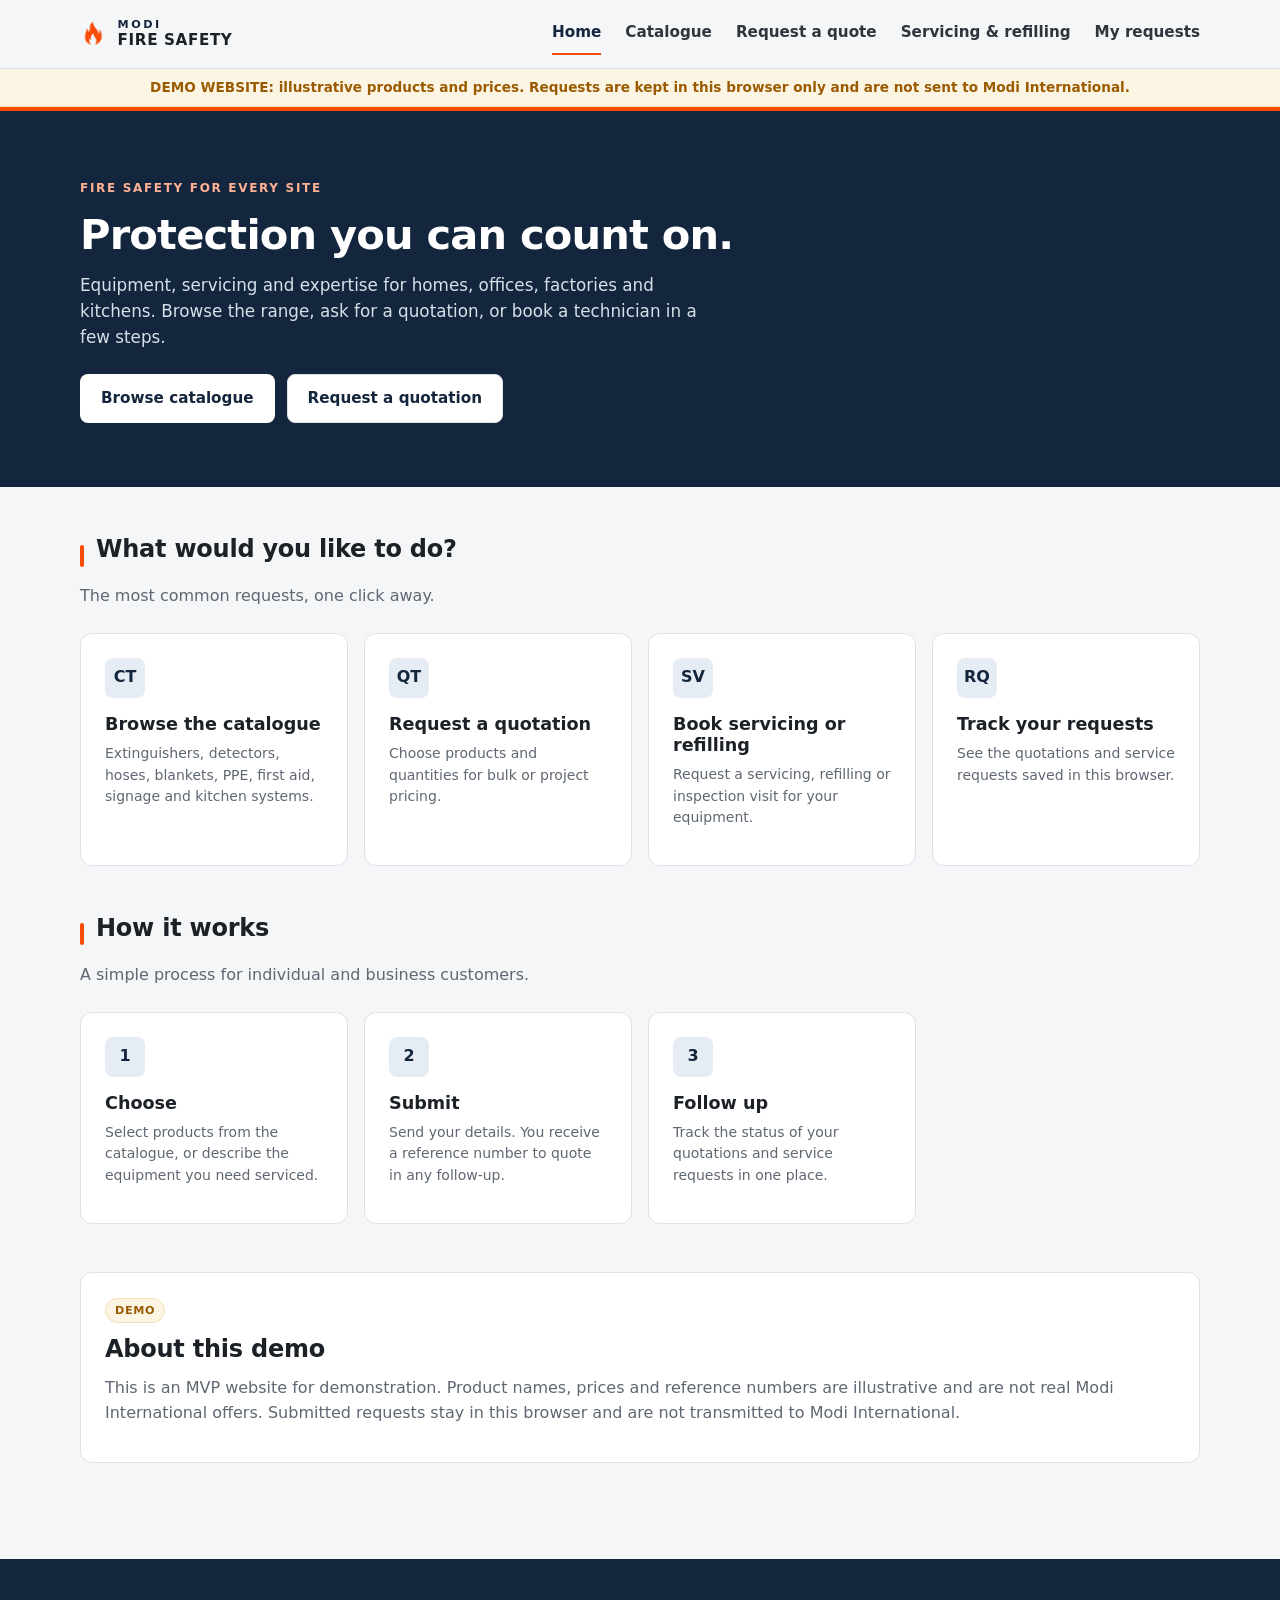
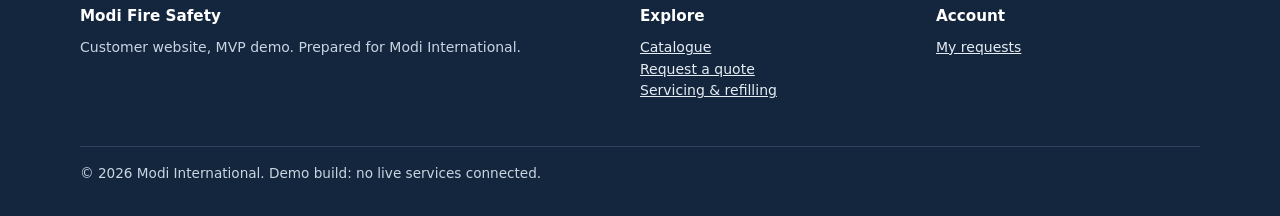
<file: website/index.html>
<!doctype html>
<html lang="en">
<head>
  <meta charset="utf-8">
  <meta name="viewport" content="width=device-width, initial-scale=1">
  <title>Modi Fire Safety — Customer website (demo)</title>
  <meta name="description" content="Browse fire safety products, request quotations and book servicing. Demo website.">
  <link rel="icon" href="assets/img/flame_logo.png">
  <link rel="stylesheet" href="assets/css/site.css">
</head>
<body>
  <a class="skip-link" href="#main">Skip to content</a>
  <header class="site-header">
    <div class="container">
      <a class="brand" href="index.html">
        <img src="assets/img/flame_logo.png" alt="" width="26" height="36">
        <span class="brand-text"><span class="top">MODI</span><span class="bottom">FIRE SAFETY</span></span>
      </a>
      <button class="nav-toggle" type="button" aria-expanded="false" aria-controls="site-nav">Menu</button>
      <nav class="nav" id="site-nav" aria-label="Main">
        <a href="index.html" aria-current="page">Home</a>
        <a href="catalogue.html">Catalogue</a>
        <a href="quote.html">Request a quote <span class="quote-count" data-quote-count hidden>0</span></a>
        <a href="services.html">Servicing &amp; refilling</a>
        <a href="requests.html">My requests</a>
      </nav>
    </div>
  </header>
  <div class="demo-bar">DEMO WEBSITE: illustrative products and prices. Requests are kept in this browser only and are not sent to Modi International.</div>

  <main id="main">
    <section class="hero">
      <div class="container">
        <span class="eyebrow">Fire safety for every site</span>
        <h1>Protection you can count on.</h1>
        <p>Equipment, servicing and expertise for homes, offices, factories and kitchens. Browse the range, ask for a quotation, or book a technician in a few steps.</p>
        <div class="actions">
          <a class="btn btn-light" href="catalogue.html">Browse catalogue</a>
          <a class="btn btn-secondary" href="quote.html">Request a quotation</a>
        </div>
      </div>
    </section>

    <section class="block" aria-labelledby="actions-title">
      <div class="container">
        <div class="section-head"><span class="bar" aria-hidden="true"></span><h2 id="actions-title">What would you like to do?</h2></div>
        <p class="section-sub">The most common requests, one click away.</p>
        <div class="grid">
          <a class="card link" href="catalogue.html">
            <div class="icon" aria-hidden="true">CT</div>
            <h3>Browse the catalogue</h3>
            <p class="muted small">Extinguishers, detectors, hoses, blankets, PPE, first aid, signage and kitchen systems.</p>
          </a>
          <a class="card link" href="quote.html">
            <div class="icon" aria-hidden="true">QT</div>
            <h3>Request a quotation</h3>
            <p class="muted small">Choose products and quantities for bulk or project pricing.</p>
          </a>
          <a class="card link" href="services.html">
            <div class="icon" aria-hidden="true">SV</div>
            <h3>Book servicing or refilling</h3>
            <p class="muted small">Request a servicing, refilling or inspection visit for your equipment.</p>
          </a>
          <a class="card link" href="requests.html">
            <div class="icon" aria-hidden="true">RQ</div>
            <h3>Track your requests</h3>
            <p class="muted small">See the quotations and service requests saved in this browser.</p>
          </a>
        </div>
      </div>
    </section>

    <section class="block" aria-labelledby="how-title" style="padding-top:0">
      <div class="container">
        <div class="section-head"><span class="bar" aria-hidden="true"></span><h2 id="how-title">How it works</h2></div>
        <p class="section-sub">A simple process for individual and business customers.</p>
        <div class="grid">
          <div class="card"><div class="icon" aria-hidden="true">1</div><h3>Choose</h3><p class="muted small">Select products from the catalogue, or describe the equipment you need serviced.</p></div>
          <div class="card"><div class="icon" aria-hidden="true">2</div><h3>Submit</h3><p class="muted small">Send your details. You receive a reference number to quote in any follow-up.</p></div>
          <div class="card"><div class="icon" aria-hidden="true">3</div><h3>Follow up</h3><p class="muted small">Track the status of your quotations and service requests in one place.</p></div>
        </div>
      </div>
    </section>

    <section class="block" style="padding-top:0" aria-labelledby="notice-title">
      <div class="container">
        <div class="panel">
          <span class="badge warn">Demo</span>
          <h2 id="notice-title" style="margin-top:var(--space-3)">About this demo</h2>
          <p class="muted">This is an MVP website for demonstration. Product names, prices and reference numbers are illustrative and are not real Modi International offers. Submitted requests stay in this browser and are not transmitted to Modi International.</p>
        </div>
      </div>
    </section>
  </main>

  <footer class="site-footer">
    <div class="container">
      <div class="footer-grid">
        <div>
          <h3>Modi Fire Safety</h3>
          <p class="small">Customer website, MVP demo. Prepared for Modi International.</p>
        </div>
        <div>
          <h3>Explore</h3>
          <p class="small"><a href="catalogue.html">Catalogue</a><br><a href="quote.html">Request a quote</a><br><a href="services.html">Servicing &amp; refilling</a></p>
        </div>
        <div>
          <h3>Account</h3>
          <p class="small"><a href="requests.html">My requests</a></p>
        </div>
      </div>
      <div class="footer-bottom">&copy; 2026 Modi International. Demo build: no live services connected.</div>
    </div>
  </footer>
  <script src="assets/js/app.js"></script>
</body>
</html>
</file>
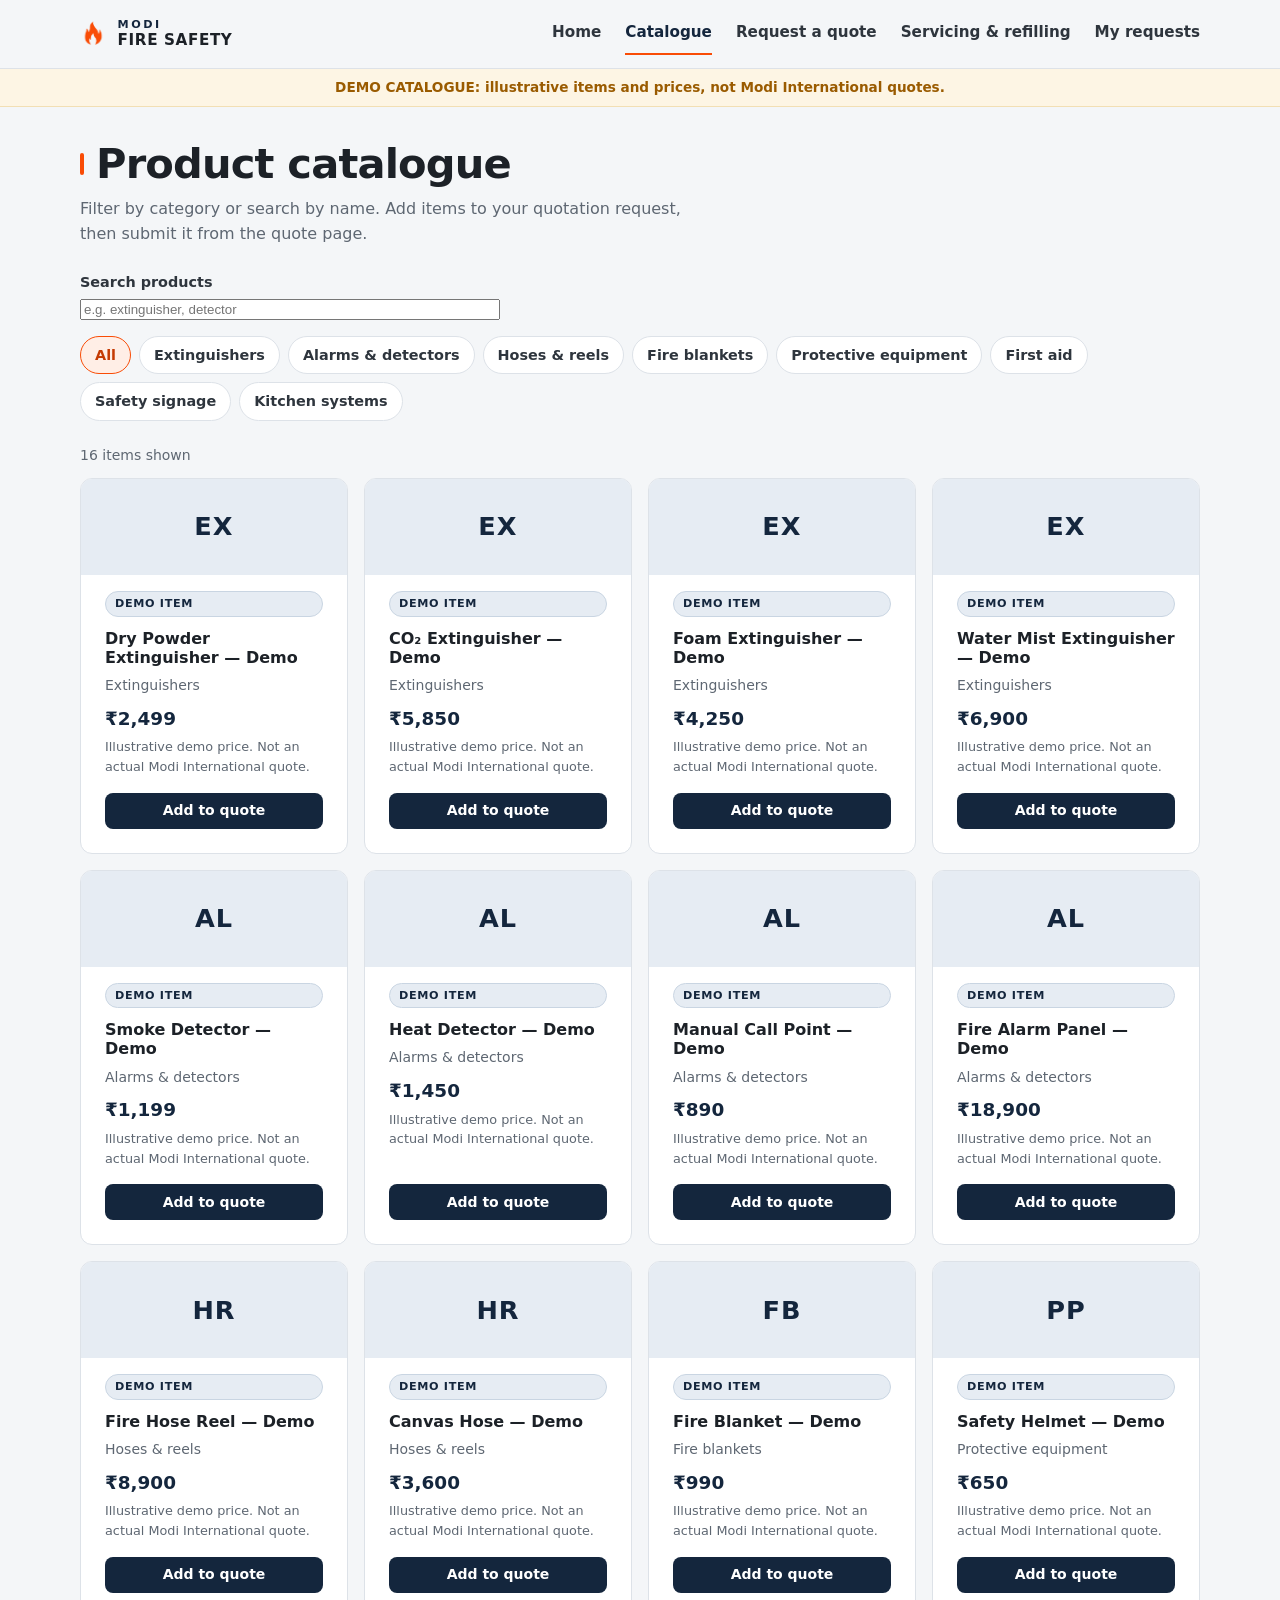
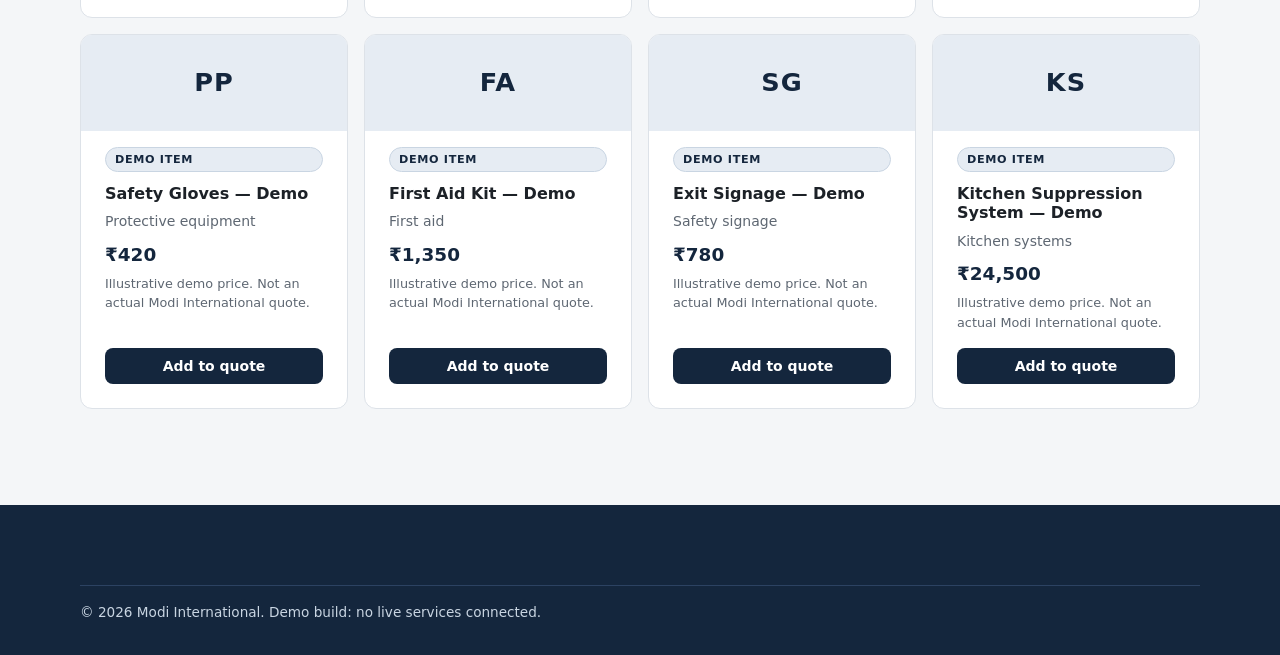
<file: website/catalogue.html>
<!doctype html>
<html lang="en">
<head>
  <meta charset="utf-8">
  <meta name="viewport" content="width=device-width, initial-scale=1">
  <title>Catalogue — Modi Fire Safety (demo)</title>
  <link rel="icon" href="assets/img/flame_logo.png">
  <link rel="stylesheet" href="assets/css/site.css">
</head>
<body>
  <a class="skip-link" href="#main">Skip to content</a>
  <header class="site-header">
    <div class="container">
      <a class="brand" href="index.html">
        <img src="assets/img/flame_logo.png" alt="" width="26" height="36">
        <span class="brand-text"><span class="top">MODI</span><span class="bottom">FIRE SAFETY</span></span>
      </a>
      <button class="nav-toggle" type="button" aria-expanded="false" aria-controls="site-nav">Menu</button>
      <nav class="nav" id="site-nav" aria-label="Main">
        <a href="index.html">Home</a>
        <a href="catalogue.html" aria-current="page">Catalogue</a>
        <a href="quote.html">Request a quote <span class="quote-count" data-quote-count hidden>0</span></a>
        <a href="services.html">Servicing &amp; refilling</a>
        <a href="requests.html">My requests</a>
      </nav>
    </div>
  </header>
  <div class="demo-bar">DEMO CATALOGUE: illustrative items and prices, not Modi International quotes.</div>

  <main id="main">
    <section class="block" style="padding-top:var(--space-6)">
      <div class="container">
        <div class="section-head"><span class="bar" aria-hidden="true"></span><h1 style="margin:0">Product catalogue</h1></div>
        <p class="section-sub">Filter by category or search by name. Add items to your quotation request, then submit it from the quote page.</p>

        <div class="field" style="max-width:420px;margin-bottom:var(--space-4)">
          <label for="search">Search products</label>
          <input id="search" type="search" placeholder="e.g. extinguisher, detector" autocomplete="off">
        </div>

        <div class="chips" id="category-chips" role="group" aria-label="Filter by category"></div>
        <p class="muted small" id="result-count" aria-live="polite"></p>

        <div class="grid" id="product-grid"></div>
        <div class="empty" id="empty" hidden>
          <h2 style="font-size:1.1rem">No demo products found</h2>
          <p class="small">Try a different search term or choose All categories.</p>
        </div>
      </div>
    </section>
  </main>

  <footer class="site-footer">
    <div class="container">
      <div class="footer-bottom">&copy; 2026 Modi International. Demo build: no live services connected.</div>
    </div>
  </footer>
  <script src="assets/js/data.js"></script>
  <script src="assets/js/app.js"></script>
  <script src="assets/js/catalogue.js"></script>
</body>
</html>
</file>
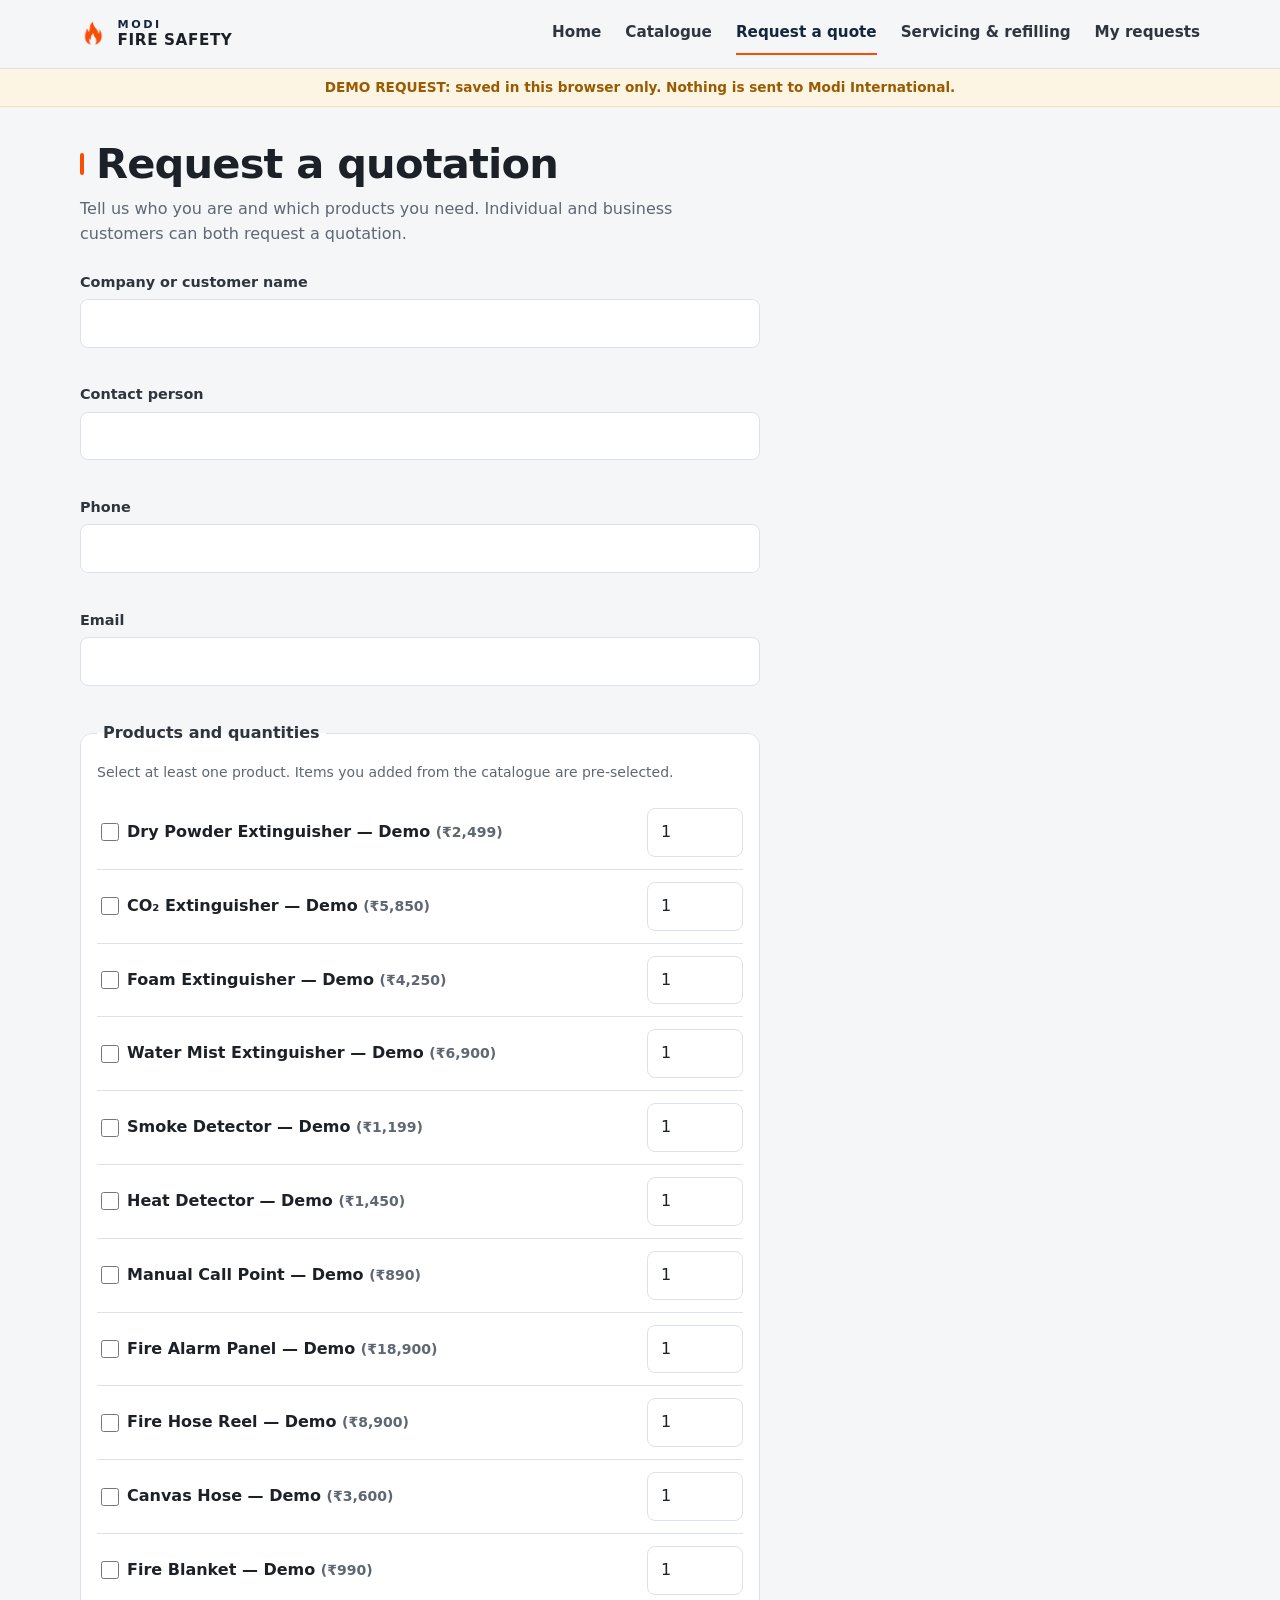
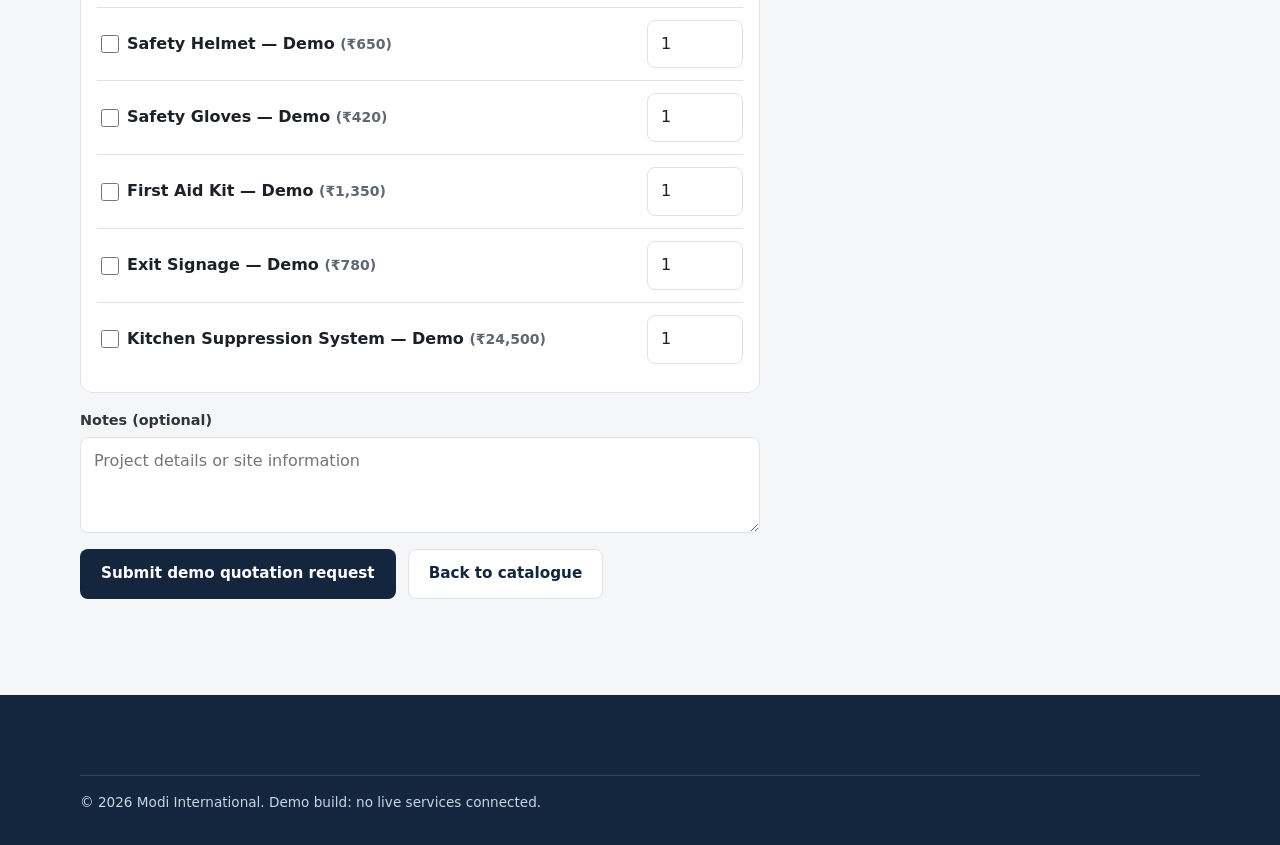
<file: website/quote.html>
<!doctype html>
<html lang="en">
<head>
  <meta charset="utf-8">
  <meta name="viewport" content="width=device-width, initial-scale=1">
  <title>Request a quotation — Modi Fire Safety (demo)</title>
  <link rel="icon" href="assets/img/flame_logo.png">
  <link rel="stylesheet" href="assets/css/site.css">
</head>
<body>
  <a class="skip-link" href="#main">Skip to content</a>
  <header class="site-header">
    <div class="container">
      <a class="brand" href="index.html">
        <img src="assets/img/flame_logo.png" alt="" width="26" height="36">
        <span class="brand-text"><span class="top">MODI</span><span class="bottom">FIRE SAFETY</span></span>
      </a>
      <button class="nav-toggle" type="button" aria-expanded="false" aria-controls="site-nav">Menu</button>
      <nav class="nav" id="site-nav" aria-label="Main">
        <a href="index.html">Home</a>
        <a href="catalogue.html">Catalogue</a>
        <a href="quote.html" aria-current="page">Request a quote <span class="quote-count" data-quote-count hidden>0</span></a>
        <a href="services.html">Servicing &amp; refilling</a>
        <a href="requests.html">My requests</a>
      </nav>
    </div>
  </header>
  <div class="demo-bar">DEMO REQUEST: saved in this browser only. Nothing is sent to Modi International.</div>

  <main id="main">
    <section class="block" style="padding-top:var(--space-6)">
      <div class="container">
        <div class="section-head"><span class="bar" aria-hidden="true"></span><h1 style="margin:0">Request a quotation</h1></div>
        <p class="section-sub">Tell us who you are and which products you need. Individual and business customers can both request a quotation.</p>

        <div id="form-area">
          <form class="form" id="quote-form" novalidate>
            <div class="field" data-field="name">
              <label for="q-name">Company or customer name</label>
              <input id="q-name" name="name" type="text" autocomplete="organization" required>
              <span class="error" id="q-name-err"></span>
            </div>
            <div class="field" data-field="contact">
              <label for="q-contact">Contact person</label>
              <input id="q-contact" name="contact" type="text" autocomplete="name" required>
              <span class="error" id="q-contact-err"></span>
            </div>
            <div class="field" data-field="phone">
              <label for="q-phone">Phone</label>
              <input id="q-phone" name="phone" type="tel" autocomplete="tel" required>
              <span class="error" id="q-phone-err"></span>
            </div>
            <div class="field" data-field="email">
              <label for="q-email">Email</label>
              <input id="q-email" name="email" type="email" autocomplete="email" required>
              <span class="error" id="q-email-err"></span>
            </div>

            <fieldset>
              <legend>Products and quantities</legend>
              <p class="hint small muted" style="margin-top:0">Select at least one product. Items you added from the catalogue are pre-selected.</p>
              <div id="product-lines"></div>
              <span class="error" id="lines-err"></span>
            </fieldset>

            <div class="field">
              <label for="q-notes">Notes (optional)</label>
              <textarea id="q-notes" name="notes" placeholder="Project details or site information"></textarea>
            </div>

            <div class="actions" style="margin-top:0">
              <button class="btn btn-primary" type="submit">Submit demo quotation request</button>
              <a class="btn btn-secondary" href="catalogue.html">Back to catalogue</a>
            </div>
          </form>
        </div>

        <div class="result" id="result" hidden tabindex="-1" aria-live="polite"></div>
      </div>
    </section>
  </main>

  <footer class="site-footer">
    <div class="container">
      <div class="footer-bottom">&copy; 2026 Modi International. Demo build: no live services connected.</div>
    </div>
  </footer>
  <script src="assets/js/data.js"></script>
  <script src="assets/js/app.js"></script>
  <script src="assets/js/quote.js"></script>
</body>
</html>
</file>
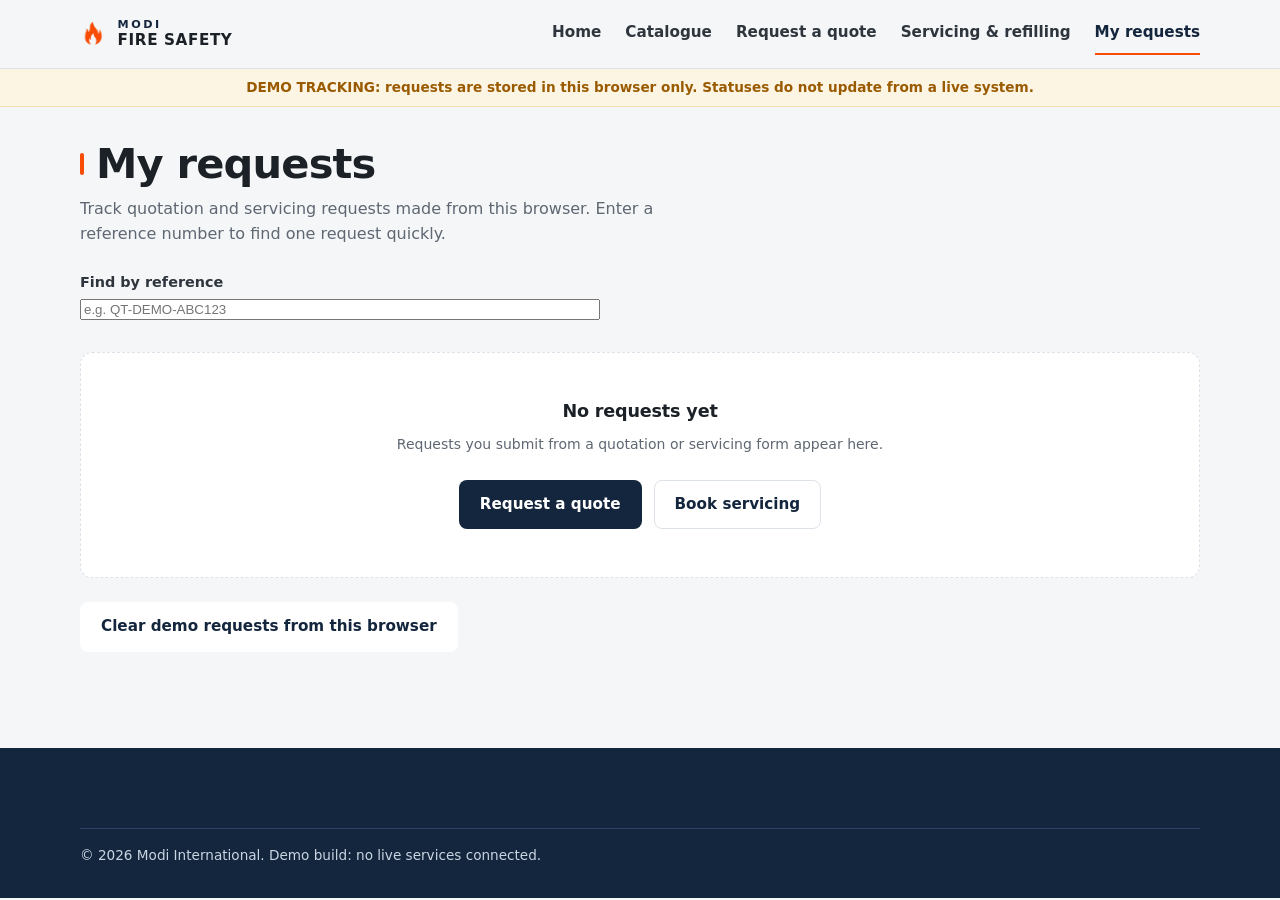
<file: website/requests.html>
<!doctype html>
<html lang="en">
<head>
  <meta charset="utf-8">
  <meta name="viewport" content="width=device-width, initial-scale=1">
  <title>My requests — Modi Fire Safety (demo)</title>
  <link rel="icon" href="assets/img/flame_logo.png">
  <link rel="stylesheet" href="assets/css/site.css">
</head>
<body>
  <a class="skip-link" href="#main">Skip to content</a>
  <header class="site-header">
    <div class="container">
      <a class="brand" href="index.html">
        <img src="assets/img/flame_logo.png" alt="" width="26" height="36">
        <span class="brand-text"><span class="top">MODI</span><span class="bottom">FIRE SAFETY</span></span>
      </a>
      <button class="nav-toggle" type="button" aria-expanded="false" aria-controls="site-nav">Menu</button>
      <nav class="nav" id="site-nav" aria-label="Main">
        <a href="index.html">Home</a>
        <a href="catalogue.html">Catalogue</a>
        <a href="quote.html">Request a quote <span class="quote-count" data-quote-count hidden>0</span></a>
        <a href="services.html">Servicing &amp; refilling</a>
        <a href="requests.html" aria-current="page">My requests</a>
      </nav>
    </div>
  </header>
  <div class="demo-bar">DEMO TRACKING: requests are stored in this browser only. Statuses do not update from a live system.</div>

  <main id="main">
    <section class="block" style="padding-top:var(--space-6)">
      <div class="container">
        <div class="section-head"><span class="bar" aria-hidden="true"></span><h1 style="margin:0">My requests</h1></div>
        <p class="section-sub">Track quotation and servicing requests made from this browser. Enter a reference number to find one request quickly.</p>

        <form class="form" id="lookup-form" role="search" style="max-width:520px;margin-bottom:var(--space-6)">
          <div class="field">
            <label for="lookup">Find by reference</label>
            <input id="lookup" type="search" placeholder="e.g. QT-DEMO-ABC123" autocomplete="off">
          </div>
        </form>

        <p class="muted small" id="summary" aria-live="polite"></p>
        <div class="request-list" id="request-list"></div>
        <div class="empty" id="empty" hidden>
          <h2 style="font-size:1.1rem">No requests yet</h2>
          <p class="small">Requests you submit from a quotation or servicing form appear here.</p>
          <div class="actions" style="justify-content:center">
            <a class="btn btn-primary" href="quote.html">Request a quote</a>
            <a class="btn btn-secondary" href="services.html">Book servicing</a>
          </div>
        </div>

        <div class="actions" id="clear-area" hidden>
          <button class="btn btn-light" type="button" id="clear-btn">Clear demo requests from this browser</button>
        </div>
      </div>
    </section>
  </main>

  <footer class="site-footer">
    <div class="container">
      <div class="footer-bottom">&copy; 2026 Modi International. Demo build: no live services connected.</div>
    </div>
  </footer>
  <script src="assets/js/data.js"></script>
  <script src="assets/js/app.js"></script>
  <script src="assets/js/requests.js"></script>
</body>
</html>
</file>
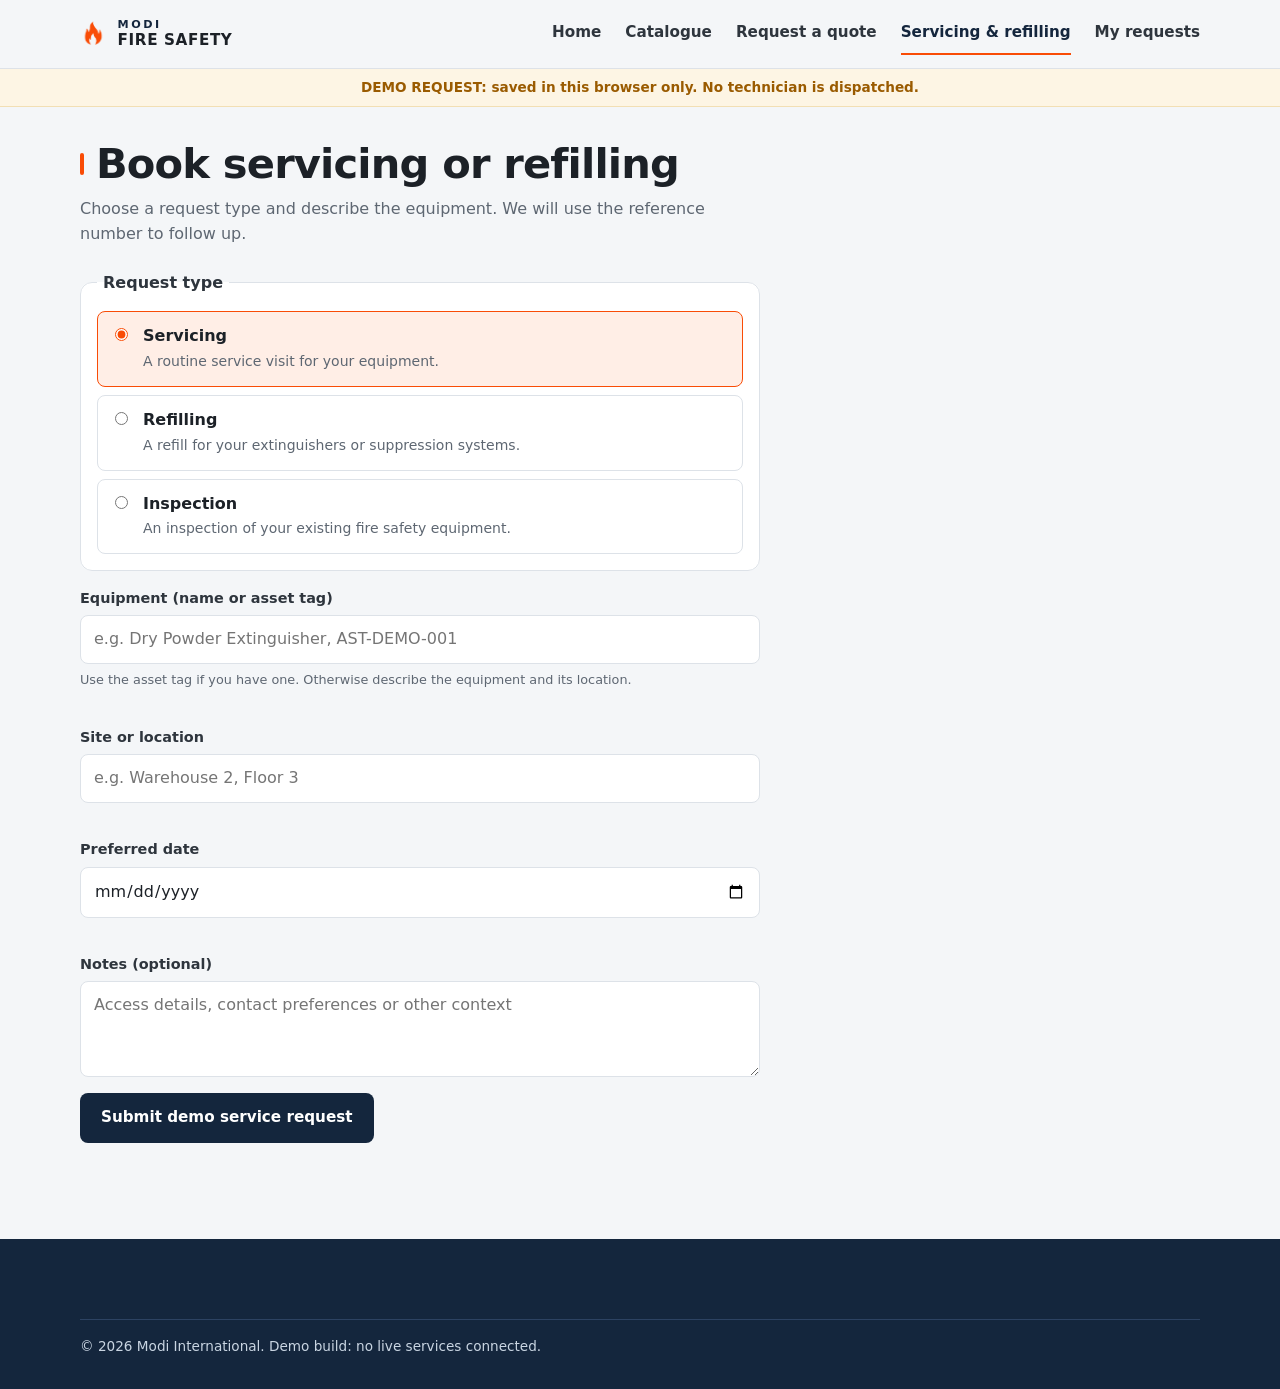
<file: website/services.html>
<!doctype html>
<html lang="en">
<head>
  <meta charset="utf-8">
  <meta name="viewport" content="width=device-width, initial-scale=1">
  <title>Servicing &amp; refilling — Modi Fire Safety (demo)</title>
  <link rel="icon" href="assets/img/flame_logo.png">
  <link rel="stylesheet" href="assets/css/site.css">
</head>
<body>
  <a class="skip-link" href="#main">Skip to content</a>
  <header class="site-header">
    <div class="container">
      <a class="brand" href="index.html">
        <img src="assets/img/flame_logo.png" alt="" width="26" height="36">
        <span class="brand-text"><span class="top">MODI</span><span class="bottom">FIRE SAFETY</span></span>
      </a>
      <button class="nav-toggle" type="button" aria-expanded="false" aria-controls="site-nav">Menu</button>
      <nav class="nav" id="site-nav" aria-label="Main">
        <a href="index.html">Home</a>
        <a href="catalogue.html">Catalogue</a>
        <a href="quote.html">Request a quote <span class="quote-count" data-quote-count hidden>0</span></a>
        <a href="services.html" aria-current="page">Servicing &amp; refilling</a>
        <a href="requests.html">My requests</a>
      </nav>
    </div>
  </header>
  <div class="demo-bar">DEMO REQUEST: saved in this browser only. No technician is dispatched.</div>

  <main id="main">
    <section class="block" style="padding-top:var(--space-6)">
      <div class="container">
        <div class="section-head"><span class="bar" aria-hidden="true"></span><h1 style="margin:0">Book servicing or refilling</h1></div>
        <p class="section-sub">Choose a request type and describe the equipment. We will use the reference number to follow up.</p>

        <div id="form-area">
          <form class="form" id="service-form" novalidate>
            <fieldset>
              <legend>Request type</legend>
              <div class="radio-group">
                <label><input type="radio" name="type" value="servicing" checked>
                  <span><strong>Servicing</strong><br><span class="muted small">A routine service visit for your equipment.</span></span></label>
                <label><input type="radio" name="type" value="refilling">
                  <span><strong>Refilling</strong><br><span class="muted small">A refill for your extinguishers or suppression systems.</span></span></label>
                <label><input type="radio" name="type" value="inspection">
                  <span><strong>Inspection</strong><br><span class="muted small">An inspection of your existing fire safety equipment.</span></span></label>
              </div>
            </fieldset>

            <div class="field" data-field="equipment">
              <label for="s-equipment">Equipment (name or asset tag)</label>
              <input id="s-equipment" name="equipment" type="text" placeholder="e.g. Dry Powder Extinguisher, AST-DEMO-001" required>
              <span class="hint">Use the asset tag if you have one. Otherwise describe the equipment and its location.</span>
              <span class="error" id="equipment-err"></span>
            </div>

            <div class="field" data-field="location">
              <label for="s-location">Site or location</label>
              <input id="s-location" name="location" type="text" placeholder="e.g. Warehouse 2, Floor 3" required>
              <span class="error" id="location-err"></span>
            </div>

            <div class="field" data-field="date">
              <label for="s-date">Preferred date</label>
              <input id="s-date" name="date" type="date" required>
              <span class="error" id="date-err"></span>
            </div>

            <div class="field">
              <label for="s-notes">Notes (optional)</label>
              <textarea id="s-notes" name="notes" placeholder="Access details, contact preferences or other context"></textarea>
            </div>

            <div class="actions" style="margin-top:0">
              <button class="btn btn-primary" type="submit">Submit demo service request</button>
            </div>
          </form>
        </div>

        <div class="result" id="result" hidden tabindex="-1" aria-live="polite"></div>
      </div>
    </section>
  </main>

  <footer class="site-footer">
    <div class="container">
      <div class="footer-bottom">&copy; 2026 Modi International. Demo build: no live services connected.</div>
    </div>
  </footer>
  <script src="assets/js/app.js"></script>
  <script src="assets/js/services.js"></script>
</body>
</html>
</file>
<file: website/assets/css/site.css>
/* Modi Fire Safety — customer website (MVP). Brand tokens mirror the app. */
:root {
  --navy: #14263d;
  --navy-deep: #0e1b2c;
  --navy-light: #9fb3c8;
  --navy-tint: #e6ecf3;
  --safety-red: #d9272e;
  --fire: #f94c06;
  --fire-deep: #c53a03;
  --fire-tint: #ffeee6;
  --soft-grey: #f4f6f8;
  --white: #ffffff;
  --ink: #1c2127;
  --ink-soft: #2e353d;
  --slate: #5e6772;
  --line: #dde2e8;
  --amber: #9a5b00;
  --amber-tint: #fdf5e4;
  --success: #1e7a4f;
  --success-tint: #e6f4ec;
  --radius-sm: 6px;
  --radius-md: 8px;
  --radius-lg: 12px;
  --space-1: 4px;
  --space-2: 8px;
  --space-3: 12px;
  --space-4: 16px;
  --space-5: 24px;
  --space-6: 32px;
  --space-7: 48px;
  --space-8: 64px;
  --max: 1120px;
  --font: system-ui, -apple-system, "Segoe UI", Roboto, "Helvetica Neue", Arial, sans-serif;
}

*, *::before, *::after { box-sizing: border-box; }
html { -webkit-text-size-adjust: 100%; }
body {
  margin: 0;
  font-family: var(--font);
  font-size: 16px;
  line-height: 1.55;
  color: var(--ink);
  background: var(--soft-grey);
}
img { max-width: 100%; display: block; }
a { color: var(--navy); }
a:focus-visible, button:focus-visible, input:focus-visible, select:focus-visible, textarea:focus-visible {
  outline: 3px solid var(--fire);
  outline-offset: 2px;
}
h1, h2, h3 { color: var(--ink); line-height: 1.2; margin: 0 0 var(--space-3); }
h1 { font-size: clamp(1.9rem, 4vw, 2.6rem); letter-spacing: -0.02em; }
h2 { font-size: 1.5rem; letter-spacing: -0.01em; }
h3 { font-size: 1.1rem; }
p { margin: 0 0 var(--space-3); }
.muted { color: var(--slate); }
.small { font-size: 0.875rem; }
.container { width: min(100% - 2 * var(--space-5), var(--max)); margin-inline: auto; }
.skip-link {
  position: absolute; left: -9999px; top: 8px; background: var(--white);
  padding: var(--space-2) var(--space-3); z-index: 100;
}
.skip-link:focus { left: var(--space-3); }

/* Header */
.site-header {
  background: var(--soft-grey);
  border-bottom: 1px solid var(--line);
  position: sticky; top: 0; z-index: 50;
}
.site-header .container {
  display: flex; align-items: center; justify-content: space-between;
  min-height: 68px; gap: var(--space-4);
}
.brand { display: flex; align-items: center; gap: var(--space-3); text-decoration: none; color: var(--ink); }
.brand img { height: 36px; width: auto; }
.brand-text { line-height: 1.1; }
.brand-text .top { display: block; font-size: 0.7rem; font-weight: 700; letter-spacing: 0.22em; color: var(--navy); }
.brand-text .bottom { display: block; font-size: 0.95rem; font-weight: 700; letter-spacing: 0.04em; color: var(--ink); }
.nav { display: flex; align-items: center; gap: var(--space-5); }
.nav a {
  text-decoration: none; color: var(--ink-soft); font-weight: 600; font-size: 0.95rem;
  padding: var(--space-2) 0; border-bottom: 2px solid transparent;
}
.nav a[aria-current="page"] { color: var(--navy); border-bottom-color: var(--fire); }
.nav a:hover { color: var(--navy); }
.nav-toggle {
  display: none; background: var(--white); border: 1px solid var(--line);
  border-radius: var(--radius-md); padding: var(--space-2) var(--space-3); font: inherit; cursor: pointer;
}
.quote-count {
  background: var(--fire); color: var(--white); border-radius: 999px;
  font-size: 0.75rem; font-weight: 700; padding: 1px 7px; margin-left: 4px;
}

/* Demo notice bar */
.demo-bar {
  background: var(--amber-tint); color: var(--amber); font-size: 0.85rem; font-weight: 600;
  text-align: center; padding: var(--space-2) var(--space-4); border-bottom: 1px solid #f2dfb4;
}

/* Hero */
.hero {
  background: var(--navy); color: var(--white);
  border-top: 4px solid var(--fire);
  padding: var(--space-8) 0;
}
.hero h1 { color: var(--white); }
.hero p { color: #d6e0ea; max-width: 60ch; font-size: 1.05rem; }
.eyebrow {
  display: inline-block; font-size: 0.75rem; font-weight: 700; letter-spacing: 0.14em;
  text-transform: uppercase; color: var(--navy-light); margin-bottom: var(--space-3);
}
.hero .eyebrow { color: #ffb194; }
.actions { display: flex; flex-wrap: wrap; gap: var(--space-3); margin-top: var(--space-5); }

/* Buttons */
.btn {
  display: inline-flex; align-items: center; justify-content: center; gap: var(--space-2);
  font: inherit; font-weight: 700; font-size: 0.95rem; text-decoration: none;
  padding: 12px 20px; border-radius: var(--radius-md); border: 1px solid transparent;
  cursor: pointer; min-height: 44px;
}
.btn-primary { background: var(--navy); color: var(--white); }
.btn-primary:hover { background: var(--navy-deep); }
.btn-light { background: var(--white); color: var(--navy); }
.btn-light:hover { background: var(--navy-tint); }
.btn-secondary { background: var(--white); color: var(--navy); border-color: var(--line); }
.btn-secondary:hover { border-color: var(--navy-light); }
.btn-small { min-height: 36px; padding: 6px 12px; font-size: 0.875rem; }
.btn[disabled] { opacity: 0.5; cursor: not-allowed; }

/* Sections */
section.block { padding: var(--space-7) 0; }
.section-head { display: flex; align-items: center; gap: var(--space-3); margin-bottom: var(--space-2); }
.section-head .bar { width: 4px; height: 22px; background: var(--fire); border-radius: 2px; flex: none; }
.section-sub { color: var(--slate); margin-bottom: var(--space-5); max-width: 62ch; }

/* Cards and grids */
.grid { display: grid; gap: var(--space-4); grid-template-columns: repeat(auto-fill, minmax(220px, 1fr)); }
.card {
  background: var(--white); border: 1px solid var(--line); border-radius: var(--radius-lg);
  padding: var(--space-5); display: flex; flex-direction: column;
}
.card h3 { margin-bottom: var(--space-2); }
.card .icon {
  width: 40px; height: 40px; border-radius: var(--radius-md); background: var(--navy-tint);
  color: var(--navy); display: grid; place-items: center; margin-bottom: var(--space-4);
  font-weight: 800;
}
.card.link { text-decoration: none; color: inherit; transition: border-color .15s ease; }
.card.link:hover { border-color: var(--navy-light); }
.card.link:hover h3 { color: var(--navy); }
.card .spacer { flex: 1; }

/* Badges */
.badge {
  display: inline-block; font-size: 0.7rem; font-weight: 700; letter-spacing: 0.06em;
  text-transform: uppercase; padding: 3px 9px; border-radius: 999px;
  background: var(--navy-tint); color: var(--navy); border: 1px solid #c9d5e2;
}
.badge.fire { background: var(--fire-tint); color: var(--fire-deep); border-color: #ffd2bf; }
.badge.warn { background: var(--amber-tint); color: var(--amber); border-color: #f2dfb4; }
.badge.ok { background: var(--success-tint); color: var(--success); border-color: #bfe3cf; }

/* Chips (filters) */
.chips { display: flex; flex-wrap: wrap; gap: var(--space-2); margin-bottom: var(--space-5); }
.chip {
  font: inherit; font-size: 0.9rem; font-weight: 600; cursor: pointer;
  background: var(--white); color: var(--ink-soft); border: 1px solid var(--line);
  border-radius: 999px; padding: 7px 14px; min-height: 36px;
}
.chip:hover { border-color: var(--navy-light); }
.chip[aria-pressed="true"] { background: var(--fire-tint); color: var(--fire-deep); border-color: var(--fire); }

/* Product cards */
.product { padding: 0; overflow: hidden; }
.product .thumb {
  height: 96px; background: var(--navy-tint); display: grid; place-items: center;
  color: var(--navy); font-size: 1.6rem; font-weight: 800; letter-spacing: 0.04em;
}
.product .body { padding: var(--space-4) var(--space-5) var(--space-5); display: flex; flex-direction: column; flex: 1; }
.product .price { font-weight: 800; color: var(--navy); font-size: 1.15rem; margin: var(--space-2) 0 var(--space-1); }
.product .notice { font-size: 0.8rem; color: var(--slate); margin-bottom: var(--space-4); }
.product .body .btn { margin-top: auto; }

/* Forms */
.form { display: grid; gap: var(--space-4); max-width: 680px; }
.field { display: grid; gap: 6px; }
.field label, .field .label { font-weight: 700; font-size: 0.9rem; color: var(--ink-soft); }
.field .hint { font-size: 0.8rem; color: var(--slate); }
input[type="text"], input[type="email"], input[type="tel"], input[type="number"],
input[type="date"], select, textarea {
  font: inherit; color: var(--ink); background: var(--white);
  border: 1px solid var(--line); border-radius: var(--radius-md);
  padding: 11px 13px; min-height: 44px; width: 100%;
}
input:focus, select:focus, textarea:focus { border-color: var(--fire); outline: none; box-shadow: 0 0 0 3px var(--fire-tint); }
textarea { min-height: 96px; resize: vertical; }
.field.invalid input, .field.invalid select, .field.invalid textarea { border-color: var(--safety-red); }
.error { color: var(--safety-red); font-size: 0.85rem; font-weight: 600; min-height: 1em; }
fieldset { border: 1px solid var(--line); border-radius: var(--radius-lg); padding: var(--space-4); margin: 0; background: var(--white); }
legend { font-weight: 700; padding: 0 6px; color: var(--ink-soft); }
.radio-group { display: grid; gap: var(--space-2); }
.radio-group label {
  display: flex; gap: var(--space-3); align-items: flex-start; border: 1px solid var(--line);
  border-radius: var(--radius-md); padding: var(--space-3); cursor: pointer; background: var(--white);
}
.radio-group label:has(input:checked) { border-color: var(--fire); background: var(--fire-tint); }
.radio-group input { margin-top: 4px; accent-color: var(--fire); }
.qty-row { display: grid; grid-template-columns: 1fr 96px; gap: var(--space-3); align-items: center; padding: var(--space-3) 0; border-bottom: 1px solid var(--line); }
.qty-row:last-child { border-bottom: 0; }
.qty-row .name { font-weight: 600; }
.qty-row input[type="checkbox"] { accent-color: var(--fire); width: 18px; height: 18px; margin-right: 8px; vertical-align: middle; }

/* Result panel */
.result {
  background: var(--white); border: 1px solid var(--line); border-left: 4px solid var(--fire);
  border-radius: var(--radius-lg); padding: var(--space-5); max-width: 680px; margin-top: var(--space-5);
}
.result h2 { font-size: 1.2rem; }
.ref { font-family: ui-monospace, SFMono-Regular, Menlo, Consolas, monospace; font-weight: 700; color: var(--navy); }

/* Two-column layout */
.split { display: grid; gap: var(--space-6); grid-template-columns: 1.2fr 1fr; align-items: start; }
.panel { background: var(--white); border: 1px solid var(--line); border-radius: var(--radius-lg); padding: var(--space-5); }

/* Table */
.table { width: 100%; border-collapse: collapse; background: var(--white); border-radius: var(--radius-lg); overflow: hidden; border: 1px solid var(--line); }
.table th, .table td { text-align: left; padding: 12px 14px; border-bottom: 1px solid var(--line); font-size: 0.95rem; }
.table th { background: var(--soft-grey); color: var(--ink-soft); font-size: 0.8rem; text-transform: uppercase; letter-spacing: 0.06em; }
.table tr:last-child td { border-bottom: 0; }

/* Empty state */
.empty { text-align: center; padding: var(--space-7) var(--space-5); color: var(--slate); background: var(--white); border: 1px dashed var(--line); border-radius: var(--radius-lg); }

/* Footer */
.site-footer { background: var(--navy); color: #c9d5e2; padding: var(--space-7) 0 var(--space-6); margin-top: var(--space-7); }
.site-footer h3 { color: var(--white); font-size: 0.95rem; }
.site-footer a { color: #e6ecf3; }
.footer-grid { display: grid; gap: var(--space-6); grid-template-columns: 2fr 1fr 1fr; }
.footer-bottom { border-top: 1px solid #2c4262; margin-top: var(--space-6); padding-top: var(--space-4); font-size: 0.85rem; }

/* Toast */
.toast {
  position: fixed; left: 50%; bottom: 24px; transform: translateX(-50%) translateY(20px);
  background: var(--ink); color: var(--white); padding: 12px 18px; border-radius: var(--radius-md);
  opacity: 0; transition: opacity .2s ease, transform .2s ease; pointer-events: none; max-width: min(92vw, 480px);
  font-size: 0.95rem; z-index: 100;
}
.toast.show { opacity: 1; transform: translateX(-50%) translateY(0); }

/* Responsive */
@media (max-width: 860px) {
  .nav-toggle { display: inline-flex; }
  .nav {
    display: none; position: absolute; top: 100%; left: 0; right: 0; flex-direction: column;
    align-items: stretch; gap: 0; background: var(--soft-grey); border-bottom: 1px solid var(--line);
    padding: var(--space-2) var(--space-5) var(--space-4);
  }
  .nav.open { display: flex; }
  .nav a { padding: var(--space-3) 0; border-bottom: 1px solid var(--line); }
  .site-header { position: sticky; }
  .split { grid-template-columns: 1fr; }
  .footer-grid { grid-template-columns: 1fr; }
}
@media (max-width: 520px) {
  .hero { padding: var(--space-7) 0; }
  section.block { padding: var(--space-6) 0; }
  .brand-text .bottom { font-size: 0.85rem; }
}
@media (prefers-reduced-motion: reduce) {
  * { transition: none !important; animation: none !important; }
}

/* Screen-reader-only text */
.sr-only {
  position: absolute; width: 1px; height: 1px; padding: 0; margin: -1px;
  overflow: hidden; clip: rect(0, 0, 0, 0); white-space: nowrap; border: 0;
}

/* Request tracking */
.request-list { display: grid; gap: var(--space-4); }
.request { padding: var(--space-5); }
.request-head { display: flex; flex-wrap: wrap; gap: var(--space-3); justify-content: space-between; align-items: baseline; }
.request-head h3 { margin: 0; font-size: 1rem; }
.request dl { display: grid; grid-template-columns: max-content 1fr; gap: var(--space-2) var(--space-4); margin: var(--space-4) 0; font-size: 0.9rem; }
.request dt { color: var(--slate); }
.request dd { margin: 0; }
.steps { list-style: none; margin: var(--space-4) 0 0; padding: 0; display: grid; grid-template-columns: repeat(4, minmax(0, 1fr)); gap: var(--space-2); }
.steps li { font-size: 0.8rem; color: var(--slate); border-top: 3px solid var(--line); padding-top: var(--space-2); }
.steps li.done { color: var(--ink); border-top-color: var(--navy); }
.steps li.current { color: var(--fire-deep); border-top-color: var(--fire); font-weight: 600; }
@media (max-width: 560px) {
  .steps { grid-template-columns: repeat(2, minmax(0, 1fr)); }
  .request dl { grid-template-columns: 1fr; gap: 2px var(--space-4); }
}
</file>
